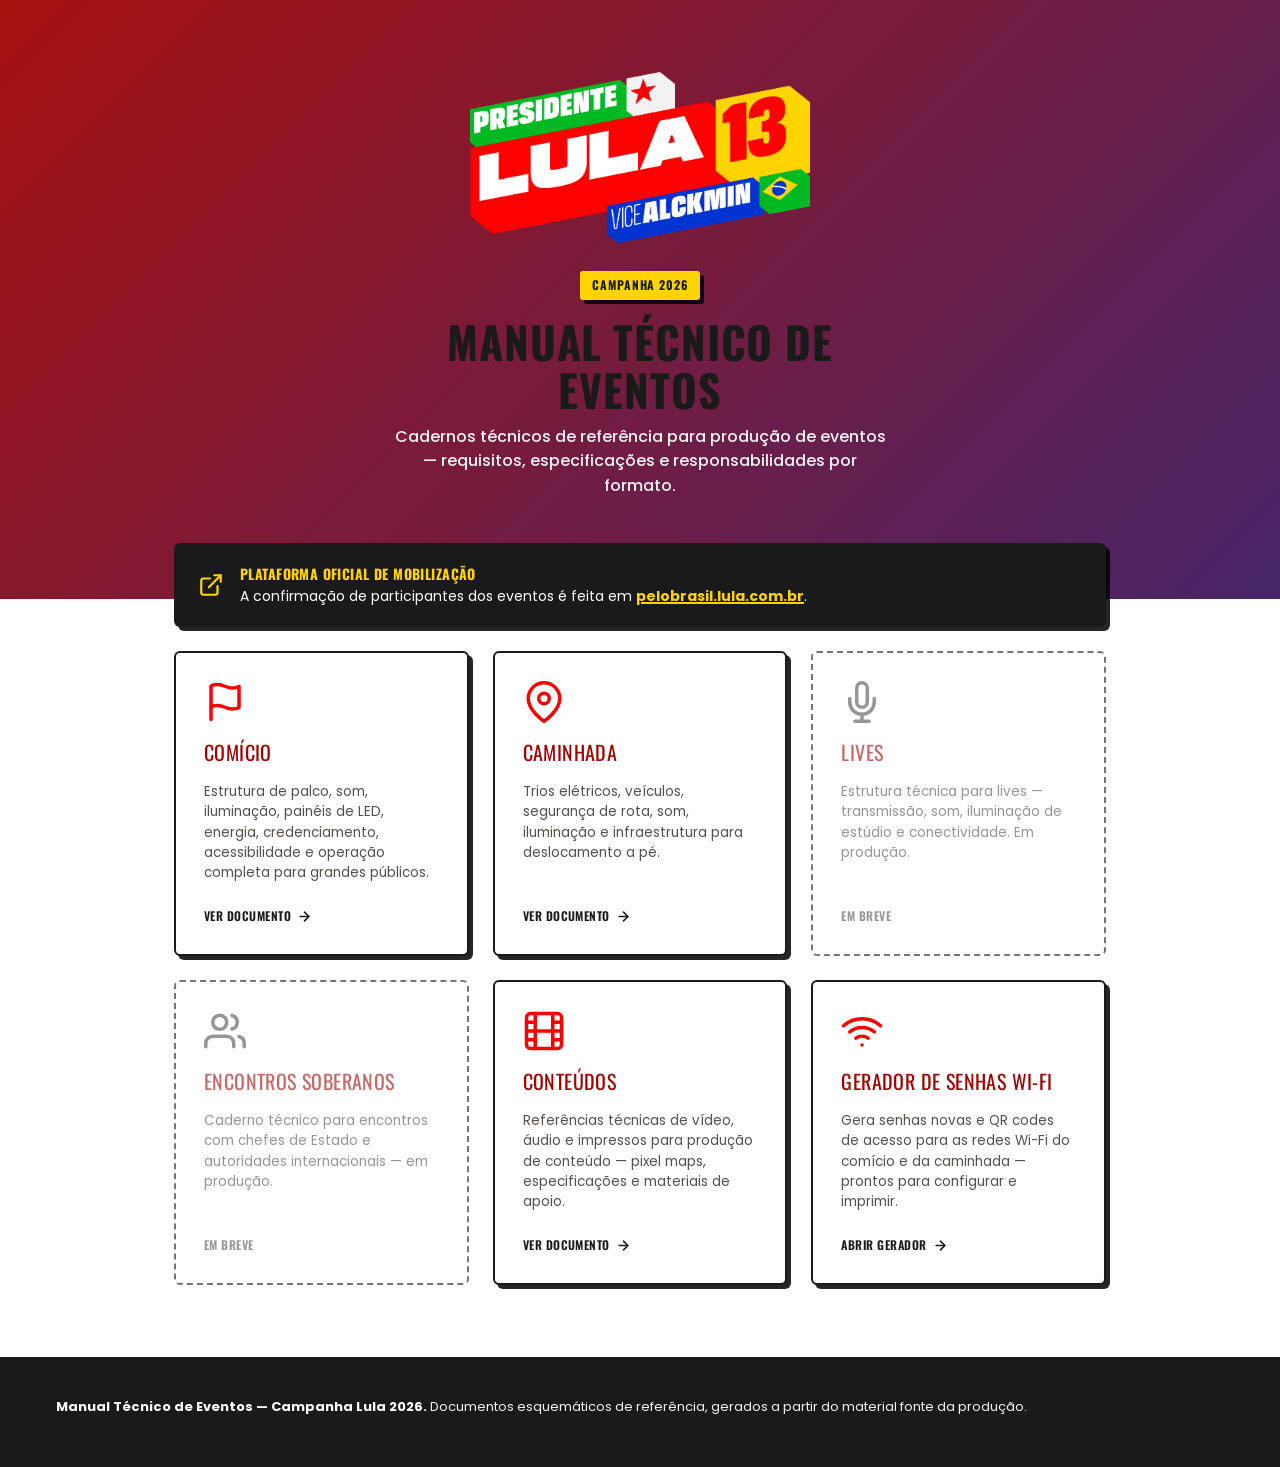
<file: index.html>
<!DOCTYPE html>
<html lang="pt-BR">
<head>
<meta charset="UTF-8">
<meta name="viewport" content="width=device-width, initial-scale=1.0">
<title>Manual Técnico — Campanha Lula 2026</title>
<meta name="description" content="Cadernos técnicos de turnê da Campanha Lula 2026 — selecione o formato de evento.">
<link rel="icon" type="image/svg+xml" href="assets/icons/favicon.svg">
<link rel="stylesheet" href="assets/css/main.css?v=20260904a">
<link rel="stylesheet" href="assets/css/components.css?v=20260904a">
<link rel="stylesheet" href="assets/css/print.css?v=20260904a" media="print">
</head>
<body>

<!-- Sprite de ícones (inline, reutilizados via <use>) -->
<svg style="display:none" aria-hidden="true">
  <symbol id="icon-flag" viewBox="0 0 24 24" fill="none" stroke="currentColor" stroke-width="2" stroke-linecap="round" stroke-linejoin="round"><path d="M4 15s1-1 4-1 5 2 8 2 4-1 4-1V3s-1 1-4 1-5-2-8-2-4 1-4 1z"/><line x1="4" y1="22" x2="4" y2="15"/></symbol>
  <symbol id="icon-route" viewBox="0 0 24 24" fill="none" stroke="currentColor" stroke-width="2" stroke-linecap="round" stroke-linejoin="round"><path d="M21 10c0 7-9 13-9 13s-9-6-9-13a9 9 0 0 1 18 0z"/><circle cx="12" cy="10" r="3"/></symbol>
  <symbol id="icon-mic" viewBox="0 0 24 24" fill="none" stroke="currentColor" stroke-width="2" stroke-linecap="round" stroke-linejoin="round"><path d="M12 1a3 3 0 0 0-3 3v8a3 3 0 0 0 6 0V4a3 3 0 0 0-3-3z"/><path d="M19 10v2a7 7 0 0 1-14 0v-2"/><line x1="12" y1="19" x2="12" y2="23"/><line x1="8" y1="23" x2="16" y2="23"/></symbol>
  <symbol id="icon-film" viewBox="0 0 24 24" fill="none" stroke="currentColor" stroke-width="2" stroke-linecap="round" stroke-linejoin="round"><rect x="2" y="2" width="20" height="20" rx="2.18" ry="2.18"/><line x1="7" y1="2" x2="7" y2="22"/><line x1="17" y1="2" x2="17" y2="22"/><line x1="2" y1="12" x2="22" y2="12"/><line x1="2" y1="7" x2="7" y2="7"/><line x1="2" y1="17" x2="7" y2="17"/><line x1="17" y1="17" x2="22" y2="17"/><line x1="17" y1="7" x2="22" y2="7"/></symbol>
  <symbol id="icon-arrow-right" viewBox="0 0 24 24" fill="none" stroke="currentColor" stroke-width="2.5" stroke-linecap="round" stroke-linejoin="round"><line x1="5" y1="12" x2="19" y2="12"/><polyline points="12 5 19 12 12 19"/></symbol>
  <symbol id="icon-users" viewBox="0 0 24 24" fill="none" stroke="currentColor" stroke-width="2" stroke-linecap="round" stroke-linejoin="round"><path d="M17 21v-2a4 4 0 0 0-4-4H5a4 4 0 0 0-4 4v2"/><circle cx="9" cy="7" r="4"/><path d="M23 21v-2a4 4 0 0 0-3-3.87"/><path d="M16 3.13a4 4 0 0 1 0 7.75"/></symbol>
  <symbol id="icon-wifi" viewBox="0 0 24 24" fill="none" stroke="currentColor" stroke-width="2" stroke-linecap="round" stroke-linejoin="round"><path d="M5 12.55a11 11 0 0 1 14.08 0"/><path d="M1.42 9a16 16 0 0 1 21.16 0"/><path d="M8.53 16.11a6 6 0 0 1 6.95 0"/><line x1="12" y1="20" x2="12.01" y2="20"/></symbol>
  <symbol id="icon-clipboard" viewBox="0 0 24 24" fill="none" stroke="currentColor" stroke-width="2" stroke-linecap="round" stroke-linejoin="round"><path d="M9 5H7a2 2 0 0 0-2 2v12a2 2 0 0 0 2 2h10a2 2 0 0 0 2-2V7a2 2 0 0 0-2-2h-2"/><rect x="9" y="3" width="6" height="4" rx="1"/><path d="m9 14 2 2 4-4"/></symbol>
  <symbol id="icon-external-link" viewBox="0 0 24 24" fill="none" stroke="currentColor" stroke-width="2" stroke-linecap="round" stroke-linejoin="round"><path d="M18 13v6a2 2 0 0 1-2 2H5a2 2 0 0 1-2-2V8a2 2 0 0 1 2-2h6"/><polyline points="15 3 21 3 21 9"/><line x1="10" y1="14" x2="21" y2="3"/></symbol>
</svg>

<div class="hub-page">

  <header class="hub-header">
    <img class="hub-header__logo" src="assets/img/logo/lula26-logo-oficial.png" alt="Presidente Lula 13 · Vice Alckmin">
    <span class="hub-header__eyebrow">Campanha 2026</span>
    <h1>Manual Técnico de Eventos</h1>
    <p>Cadernos técnicos de referência para produção de eventos — requisitos, especificações e responsabilidades por formato.</p>
  </header>

  <main class="hub-main">
    <a class="platform-highlight" href="https://pelobrasil.lula.com.br/" target="_blank" rel="noopener">
      <svg class="icon"><use href="#icon-external-link"/></svg>
      <span>
        <strong>Plataforma oficial de mobilização</strong>
        A confirmação de participantes dos eventos é feita em <u>pelobrasil.lula.com.br</u>.
      </span>
    </a>

    <div class="format-grid">

      <a class="format-card" href="comicio.html">
        <svg class="format-card__icon"><use href="#icon-flag"/></svg>
        <div class="format-card__title">Comício</div>
        <p class="format-card__desc">Estrutura de palco, som, iluminação, painéis de LED, energia, credenciamento, acessibilidade e operação completa para grandes públicos.</p>
        <span class="format-card__cta">Ver documento <svg class="icon"><use href="#icon-arrow-right"/></svg></span>
      </a>

      <a class="format-card" href="caminhada.html">
        <svg class="format-card__icon"><use href="#icon-route"/></svg>
        <div class="format-card__title">Caminhada</div>
        <p class="format-card__desc">Trios elétricos, veículos, segurança de rota, som, iluminação e infraestrutura para deslocamento a pé.</p>
        <span class="format-card__cta">Ver documento <svg class="icon"><use href="#icon-arrow-right"/></svg></span>
      </a>

      <div class="format-card format-card--soon">
        <svg class="format-card__icon"><use href="#icon-mic"/></svg>
        <div class="format-card__title">Lives</div>
        <p class="format-card__desc">Estrutura técnica para lives — transmissão, som, iluminação de estúdio e conectividade. Em produção.</p>
        <span class="format-card__cta">Em breve</span>
      </div>

      <div class="format-card format-card--soon">
        <svg class="format-card__icon"><use href="#icon-users"/></svg>
        <div class="format-card__title">Encontros Soberanos</div>
        <p class="format-card__desc">Caderno técnico para encontros com chefes de Estado e autoridades internacionais — em produção.</p>
        <span class="format-card__cta">Em breve</span>
      </div>

      <a class="format-card" href="conteudos.html">
        <svg class="format-card__icon"><use href="#icon-film"/></svg>
        <div class="format-card__title">Conteúdos</div>
        <p class="format-card__desc">Referências técnicas de vídeo, áudio e impressos para produção de conteúdo — pixel maps, especificações e materiais de apoio.</p>
        <span class="format-card__cta">Ver documento <svg class="icon"><use href="#icon-arrow-right"/></svg></span>
      </a>

      <a class="format-card" href="wifi.html">
        <svg class="format-card__icon"><use href="#icon-wifi"/></svg>
        <div class="format-card__title">Gerador de Senhas Wi-Fi</div>
        <p class="format-card__desc">Gera senhas novas e QR codes de acesso para as redes Wi-Fi do comício e da caminhada — prontos para configurar e imprimir.</p>
        <span class="format-card__cta">Abrir gerador <svg class="icon"><use href="#icon-arrow-right"/></svg></span>
      </a>

    </div>
  </main>

  <footer class="doc-footer">
    <p><strong>Manual Técnico de Eventos — Campanha Lula 2026.</strong> Documentos esquemáticos de referência, gerados a partir do material fonte da produção.</p>
  </footer>

</div>

</body>
</html>
</file>
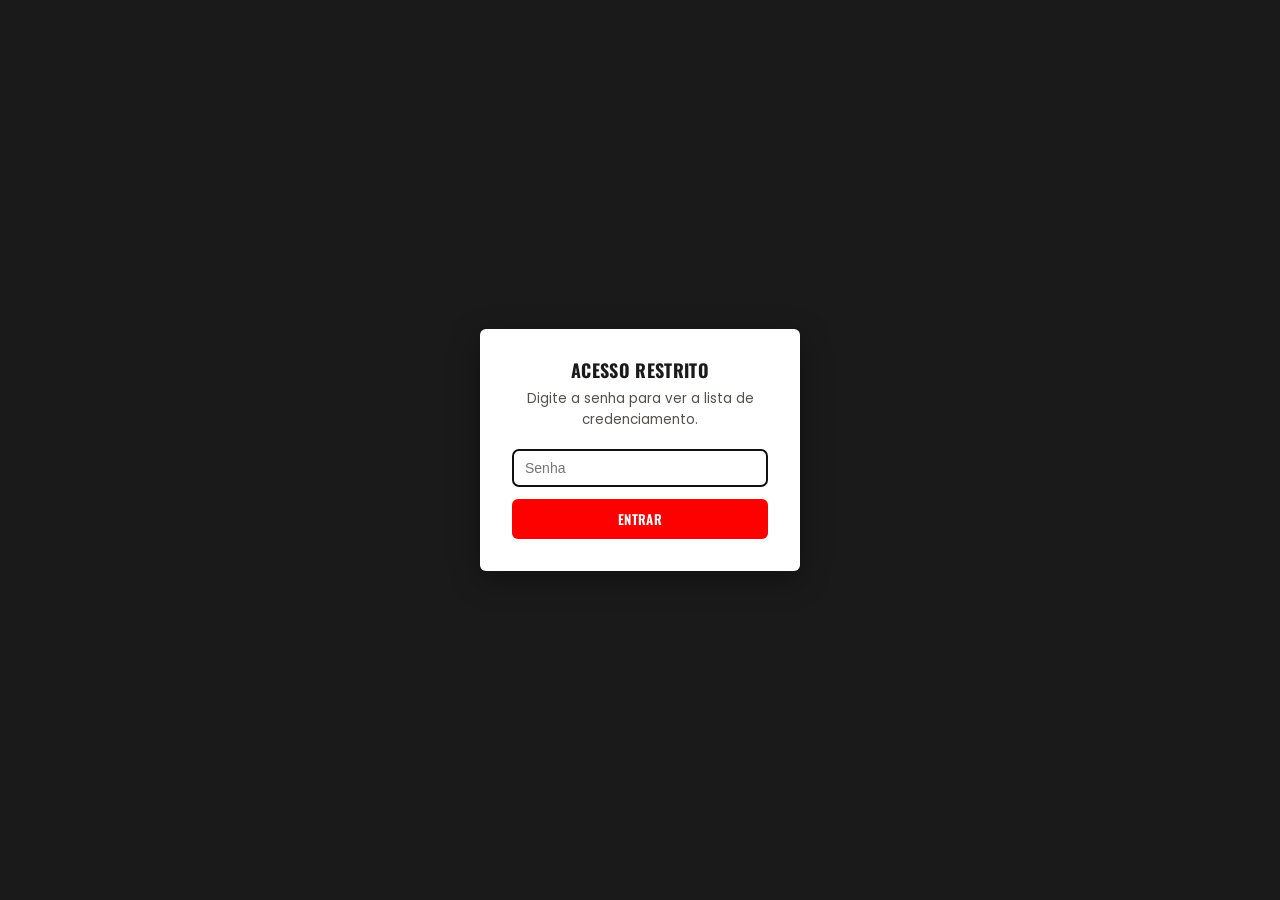
<file: verificacao-crachas.html>
<!DOCTYPE html>
<html lang="pt-BR">
<head>
<meta charset="UTF-8">
<meta name="viewport" content="width=device-width, initial-scale=1.0">
<title>Verificação de Crachás — Campanha Lula 2026</title>
<meta name="description" content="Lista de credenciamento da equipe para conferência de crachás no acesso — Campanha Lula 2026.">
<link rel="icon" type="image/svg+xml" href="assets/icons/favicon.svg">
<link rel="stylesheet" href="assets/css/main.css?v=20260904a">
<link rel="stylesheet" href="assets/css/components.css?v=20260904a">
<link rel="stylesheet" href="assets/css/print.css?v=20260904a" media="print">
<style>
  .access-gate[hidden] {
    display: none;
  }
  .access-gate {
    position: fixed;
    inset: 0;
    z-index: 999;
    display: flex;
    align-items: center;
    justify-content: center;
    background: var(--color-text, #1a1a1a);
    padding: 24px;
  }
  .access-gate__box {
    background: var(--white, #fff);
    border-radius: var(--radius, 6px);
    padding: 32px;
    max-width: 320px;
    width: 100%;
    text-align: center;
    box-shadow: 0 8px 30px rgba(0,0,0,0.35);
  }
  .access-gate__box h2 {
    margin: 0 0 8px;
    font-family: var(--font-display, inherit);
    font-size: 18px;
  }
  .access-gate__box p {
    margin: 0 0 18px;
    font-size: 13.5px;
    color: var(--color-text-muted, #55504c);
  }
  .access-gate__box input {
    width: 100%;
    padding: 10px 12px;
    margin-bottom: 12px;
    border: 1px solid var(--color-border, #e2ddd6);
    border-radius: var(--radius, 6px);
    font-size: 14px;
  }
  .access-gate__box button {
    width: 100%;
    padding: 10px 12px;
    border: none;
    border-radius: var(--radius, 6px);
    background: var(--color-accent, #fd0000);
    color: #fff;
    font-family: var(--font-display, inherit);
    font-weight: 600;
    letter-spacing: 0.03em;
    text-transform: uppercase;
    cursor: pointer;
  }
  .access-gate__error {
    margin: 10px 0 0;
    color: var(--color-accent, #fd0000);
    font-size: 13px;
  }
  body.wifi-page.is-locked > *:not(.access-gate) {
    display: none;
  }
</style>
</head>
<body class="wifi-page is-locked">

<div class="access-gate" id="access-gate">
  <form class="access-gate__box" id="access-gate-form">
    <h2>Acesso restrito</h2>
    <p>Digite a senha para ver a lista de credenciamento.</p>
    <input type="password" id="access-gate-input" autocomplete="off" placeholder="Senha" autofocus>
    <button type="submit">Entrar</button>
    <p class="access-gate__error" id="access-gate-error" hidden>Senha incorreta.</p>
  </form>
</div>
<script src="assets/js/crachas-auth.js"></script>

<header class="wifi-header">
  <div class="wifi-header__inner">
    <a class="wifi-header__back" href="index.html">← Manual Técnico</a>
    <h1>Verificação de Crachás</h1>
    <p>Lista de credenciamento da equipe para conferência de crachás no acesso. Busque por nome ou equipe para localizar rapidamente um credenciado.</p>
  </div>
</header>

<main class="wifi-main">

  <div class="wifi-toolbar">
    <div class="wifi-seed-field">
      <label for="crachas-search">Buscar</label>
      <input type="text" id="crachas-search" autocomplete="off" spellcheck="false" placeholder="nome ou equipe">
      <span class="wifi-toolbar__note" id="crachas-count"></span>
    </div>
  </div>

  <div class="wifi-confidential">
    <span><strong>Lista placeholder</strong> — nomes em lorem ipsum, para teste de layout. Substituir pela lista oficial de credenciados antes do evento.</span>
  </div>

  <div class="table-wrap">
    <table class="data-table">
      <thead>
        <tr><th>Crachá</th><th>Nome</th><th>Equipe</th><th>Função</th><th>Status</th></tr>
      </thead>
      <tbody id="crachas-tbody"></tbody>
    </table>
  </div>

  <p class="wifi-footnote">
    Lista de exemplo com 100 registros gerados a partir de texto lorem ipsum, apenas para validar o layout de busca e conferência. Não representa a equipe real do evento.
  </p>

</main>

<script src="assets/js/crachas-list.js"></script>
</body>
</html>
</file>
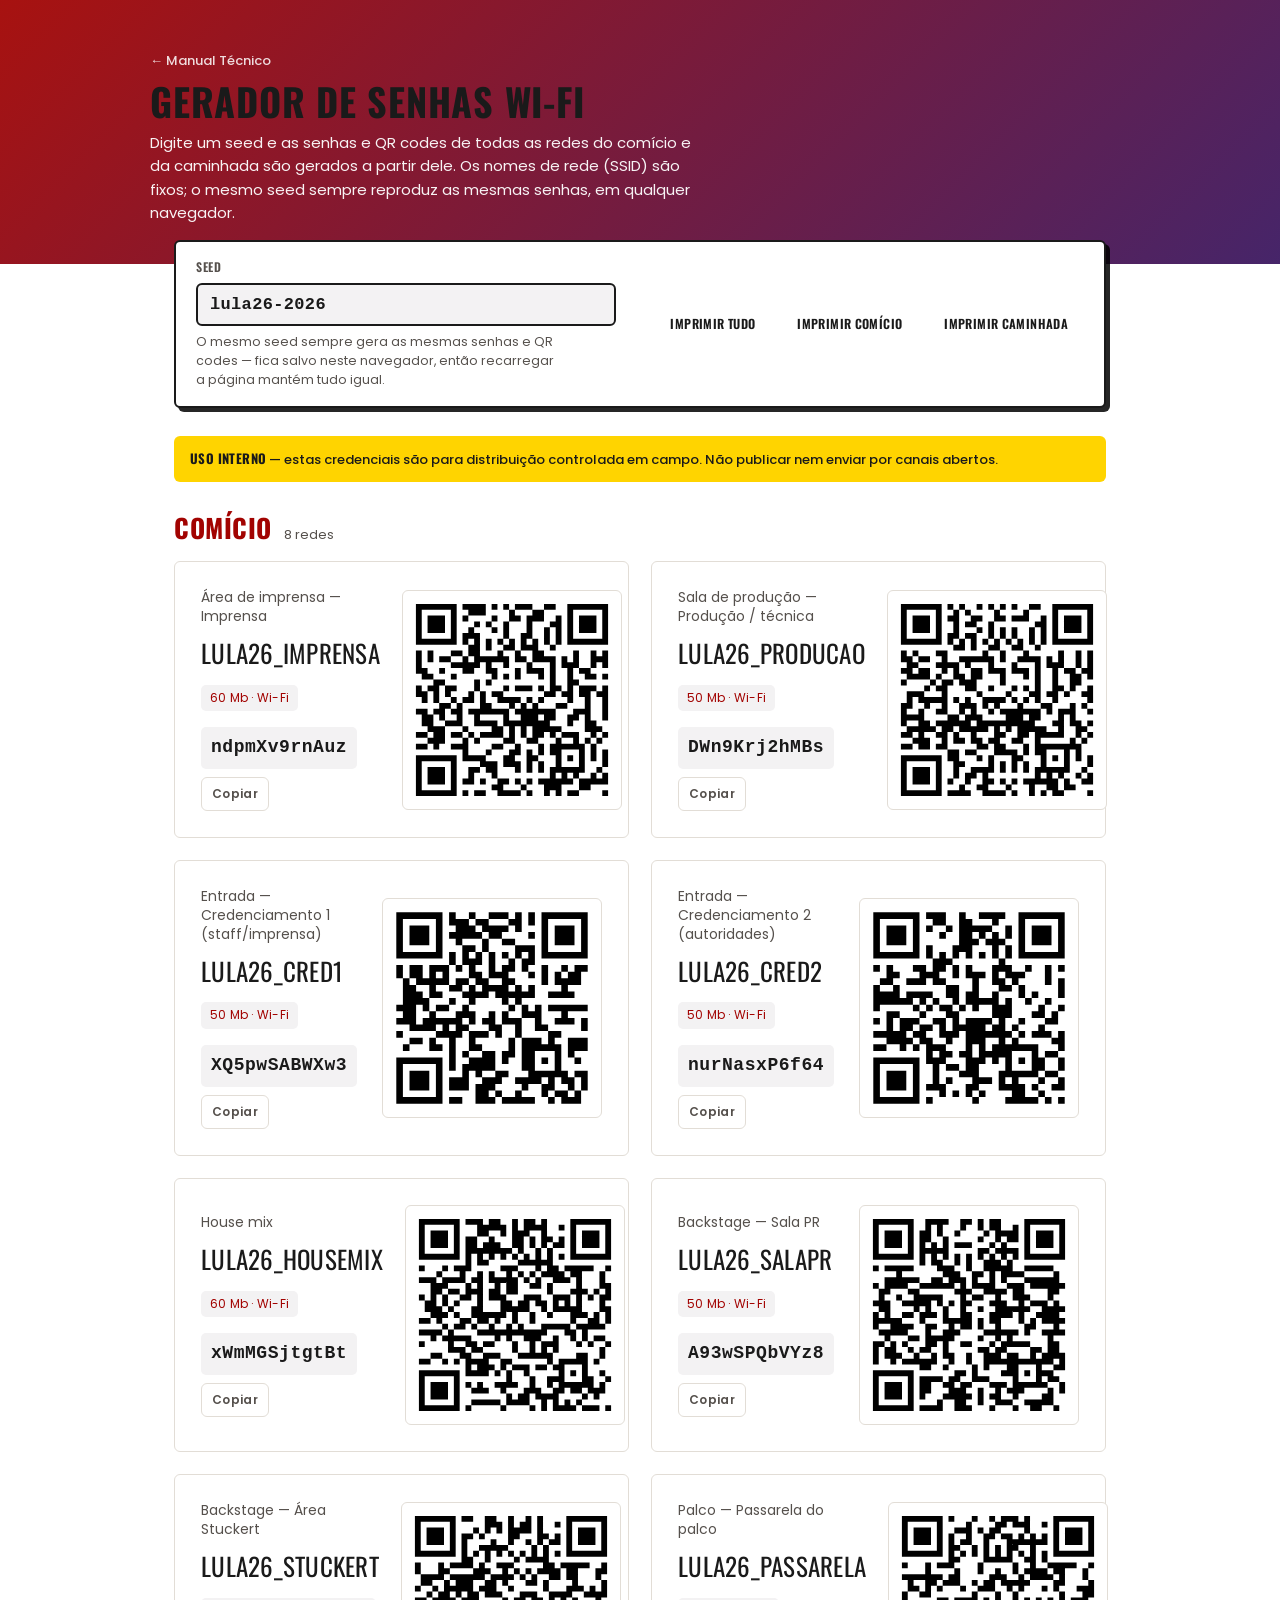
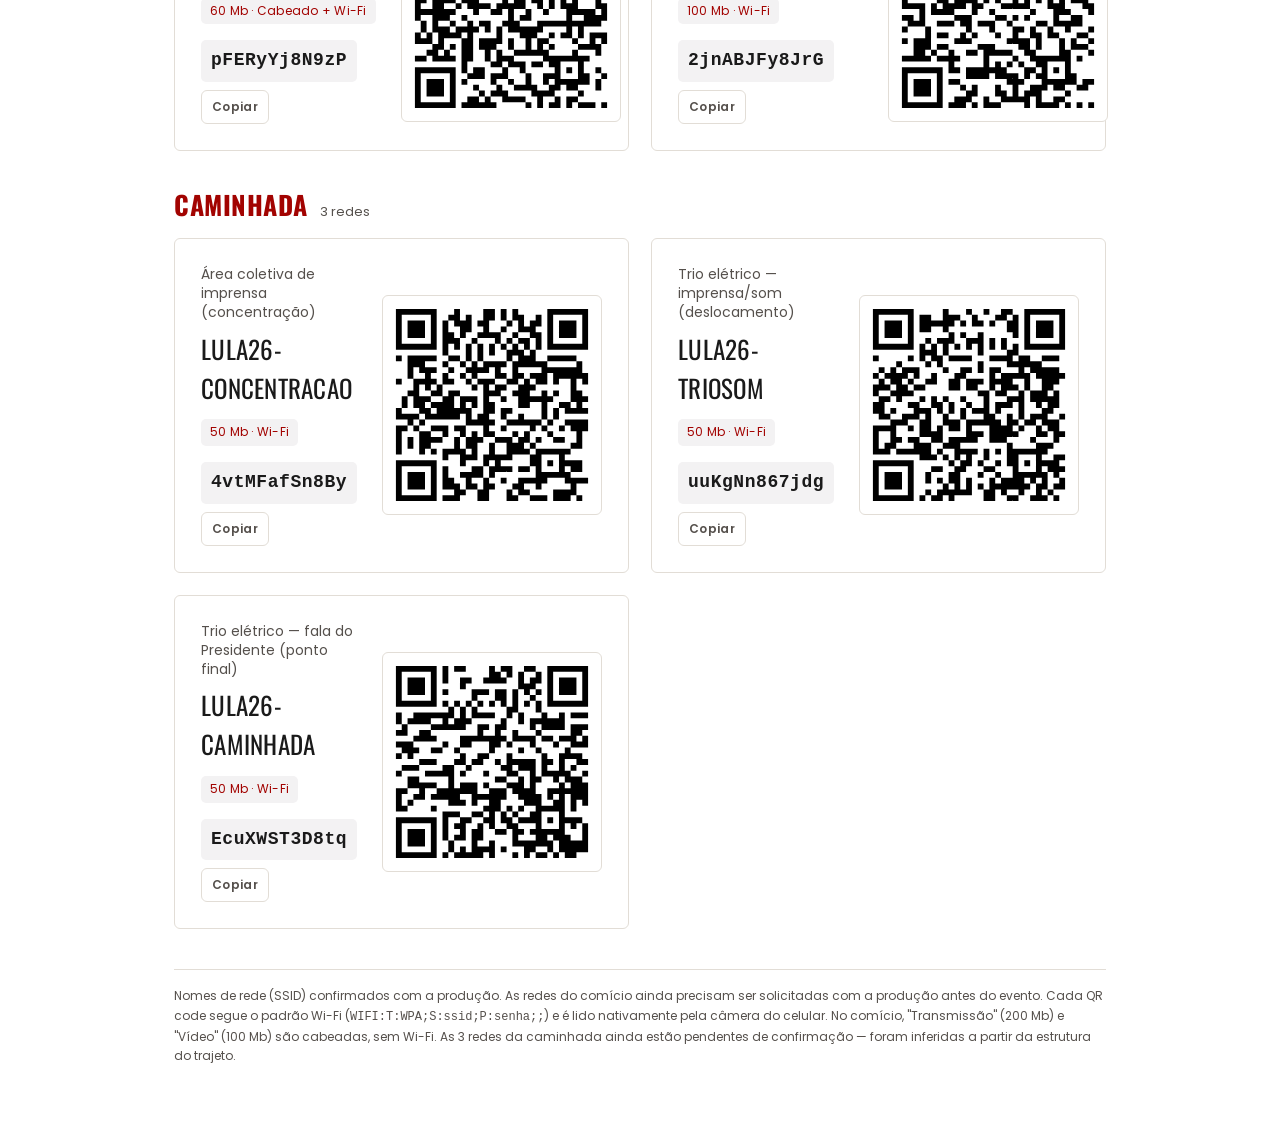
<file: wifi.html>
<!DOCTYPE html>
<html lang="pt-BR">
<head>
<meta charset="UTF-8">
<meta name="viewport" content="width=device-width, initial-scale=1.0">
<title>Gerador de Senhas Wi-Fi — Campanha Lula 2026</title>
<meta name="description" content="Gera senhas novas e QR codes de acesso para as redes Wi-Fi do comício e da caminhada — Campanha Lula 2026.">
<link rel="icon" type="image/svg+xml" href="assets/icons/favicon.svg">
<link rel="stylesheet" href="assets/css/main.css?v=20260904a">
<link rel="stylesheet" href="assets/css/components.css?v=20260904a">
<link rel="stylesheet" href="assets/css/print.css?v=20260904a" media="print">
</head>
<body class="wifi-page">

<header class="wifi-header">
  <div class="wifi-header__inner">
    <a class="wifi-header__back" href="index.html">← Manual Técnico</a>
    <h1>Gerador de Senhas Wi-Fi</h1>
    <p>Digite um seed e as senhas e QR codes de todas as redes do comício e da caminhada são gerados a partir dele. Os nomes de rede (SSID) são fixos; o mesmo seed sempre reproduz as mesmas senhas, em qualquer navegador.</p>
  </div>
</header>

<main class="wifi-main">

  <div class="wifi-toolbar">
    <div class="wifi-seed-field">
      <label for="wifi-seed">Seed</label>
      <input type="text" id="wifi-seed" autocomplete="off" spellcheck="false" placeholder="digite um seed">
      <span class="wifi-toolbar__note">O mesmo seed sempre gera as mesmas senhas e QR codes — fica salvo neste navegador, então recarregar a página mantém tudo igual.</span>
    </div>
    <div class="wifi-toolbar__actions">
      <button class="wifi-btn wifi-btn--secondary" data-print-btn type="button">Imprimir tudo</button>
      <button class="wifi-btn wifi-btn--secondary" data-print-btn="comicio" type="button">Imprimir Comício</button>
      <button class="wifi-btn wifi-btn--secondary" data-print-btn="caminhada" type="button">Imprimir Caminhada</button>
    </div>
  </div>

  <div class="wifi-confidential">
    <span><strong>Uso interno</strong> — estas credenciais são para distribuição controlada em campo. Não publicar nem enviar por canais abertos.</span>
  </div>

  <div id="wifi-events"></div>

  <p class="wifi-footnote">
    Nomes de rede (SSID) confirmados com a produção. As redes do comício ainda precisam ser solicitadas com a produção antes do evento. Cada QR code segue o padrão Wi-Fi (<code>WIFI:T:WPA;S:ssid;P:senha;;</code>) e é lido nativamente pela câmera do celular. No comício, "Transmissão" (200 Mb) e "Vídeo" (100 Mb) são cabeadas, sem Wi-Fi. As 3 redes da caminhada ainda estão pendentes de confirmação — foram inferidas a partir da estrutura do trajeto.
  </p>

</main>

<script src="assets/js/qrcode.js"></script>
<script src="assets/js/wifi-generator.js"></script>
</body>
</html>
</file>
<file: assets/css/main.css>
/* ==========================================================================
   Caderno Técnico — Campanha Lula 2026 — Formato Comício
   main.css — tokens de marca, reset e layout base
   ========================================================================== */

@import url('https://fonts.googleapis.com/css2?family=Oswald:wght@500;600;700&family=Poppins:ital,wght@0,400;0,500;0,600;0,700;1,500&display=swap');

:root {
  /* Paleta oficial — fonte/identidade-visual/guia-simplificado-design.md */
  --red-dark: #a20301;
  --red: #fd0000;
  --yellow: #ffd400;
  --green: #00b923;
  --green-dark: #006820;
  --blue: #0034d2;
  --off-white: #f3f2f3;
  --white: #ffffff;
  --cream: #f6efe7;
  --purple-dark: #320d59;
  --purple: #a237fb;

  /* Tokens semânticos */
  --color-bg: var(--white);
  --color-surface: var(--off-white);
  --color-surface-alt: var(--cream);
  --color-text: #1a1a1a;
  --color-text-muted: #55504c;
  --color-border: #e2ddd6;
  --color-accent: var(--red);
  --color-accent-dark: var(--red-dark);
  --color-highlight: var(--yellow);

  /* Tipografia — substitutas web de Transducer/Gotham (Adobe Fonts, não licenciadas para web) */
  --font-display: 'Oswald', 'Arial Narrow', sans-serif;
  --font-body: 'Poppins', 'Segoe UI', sans-serif;

  --sidebar-width: 300px;
  --header-height: 64px;
  --radius: 6px;
  --shadow-box: 4px 4px 0 rgba(0, 0, 0, 0.85);
  --shadow-card: 0 1px 3px rgba(0, 0, 0, 0.08), 0 1px 2px rgba(0, 0, 0, 0.06);
  --content-max: 980px;
}

*,
*::before,
*::after {
  box-sizing: border-box;
}

html {
  scroll-behavior: smooth;
  scroll-padding-top: calc(var(--header-height) + 16px);
}

body {
  margin: 0;
  font-family: var(--font-body);
  color: var(--color-text);
  background: var(--color-bg);
  font-size: 15px;
  line-height: 1.55;
  -webkit-font-smoothing: antialiased;
}

h1, h2, h3, h4 {
  font-family: var(--font-display);
  text-transform: uppercase;
  letter-spacing: 0.02em;
  line-height: 1.1;
  margin: 0;
  color: var(--color-text);
}

p {
  margin: 0 0 0.75em;
}

ul, ol {
  margin: 0;
  padding: 0;
}

a {
  color: var(--color-accent-dark);
}

img {
  max-width: 100%;
  display: block;
}

button {
  font-family: inherit;
}

.visually-hidden {
  position: absolute;
  width: 1px;
  height: 1px;
  overflow: hidden;
  clip: rect(0 0 0 0);
  white-space: nowrap;
}

/* ==========================================================================
   Layout — sidebar fixa + conteúdo
   ========================================================================== */

.app-shell {
  display: grid;
  grid-template-columns: var(--sidebar-width) 1fr;
  min-height: 100vh;
}

.sidebar {
  position: sticky;
  top: 0;
  height: 100vh;
  overflow-y: auto;
  min-width: 0;
  background: var(--white);
  border-right: 3px solid var(--color-text);
  padding: 24px 0 40px;
}

.sidebar__brand {
  padding: 14px 20px 20px;
  border-bottom: 2px solid var(--color-border);
  margin-bottom: 16px;
}

.sidebar__back {
  display: inline-block;
  margin-bottom: 10px;
  font-family: var(--font-display);
  font-size: 11px;
  font-weight: 600;
  letter-spacing: 0.04em;
  text-transform: uppercase;
  color: var(--color-text-muted);
  text-decoration: none;
}

.sidebar__back:hover {
  color: var(--color-accent-dark);
}

.sidebar__logo {
  width: 100%;
  height: auto;
}

.sidebar__meta {
  font-family: var(--font-display);
  font-size: 12px;
  letter-spacing: 0.08em;
  color: var(--color-accent-dark);
  margin-top: 10px;
  font-weight: 600;
}

.sidebar__nav {
  padding: 0 12px;
}

.nav-group {
  list-style: none;
  margin: 0 0 4px;
}

.nav-group__link {
  display: flex;
  align-items: center;
  gap: 10px;
  padding: 10px 12px;
  border-radius: var(--radius);
  font-family: var(--font-display);
  font-size: 13px;
  font-weight: 600;
  letter-spacing: 0.03em;
  text-transform: uppercase;
  text-decoration: none;
  color: var(--color-text);
  transition: background 0.15s ease, color 0.15s ease;
}

.nav-group__link .icon {
  flex: none;
  width: 18px;
  height: 18px;
  stroke: currentColor;
}

.nav-group__num {
  color: var(--color-accent-dark);
  opacity: 0.75;
}

.nav-group__link.is-active .nav-group__num {
  color: var(--white);
  opacity: 0.85;
}

.nav-group__link:hover {
  background: var(--color-surface);
}

.nav-group__link.is-active {
  background: var(--color-accent);
  color: var(--white);
}

.nav-group__link[aria-expanded] {
  cursor: pointer;
}

.nav-group__link[aria-expanded]::after {
  content: '';
  flex: none;
  width: 7px;
  height: 7px;
  margin-left: auto;
  border-right: 2px solid currentColor;
  border-bottom: 2px solid currentColor;
  opacity: 0.55;
  transform: rotate(45deg);
  transition: transform 0.2s ease;
}

.nav-group__link[aria-expanded="false"]::after {
  transform: rotate(-45deg);
}

.nav-sub {
  list-style: none;
  margin: 2px 0 10px;
  padding-left: 40px;
  border-left: 2px solid var(--color-border);
  margin-left: 20px;
  overflow: hidden;
  max-height: 600px;
  opacity: 1;
  transition: max-height 0.25s ease, opacity 0.2s ease, margin 0.25s ease;
}

li.is-collapsed > .nav-sub {
  max-height: 0;
  margin-top: 0;
  margin-bottom: 0;
  opacity: 0;
}

.nav-sub__link {
  display: flex;
  align-items: baseline;
  gap: 6px;
  padding: 5px 10px;
  font-size: 12.5px;
  color: var(--color-text-muted);
  text-decoration: none;
  border-radius: 4px;
}

.nav-sub__num {
  flex-shrink: 0;
  width: 24px;
  font-family: var(--font-display);
  font-size: 10.5px;
  font-weight: 600;
  color: var(--color-text-muted);
  opacity: 0.65;
}

.nav-sub__link:hover {
  color: var(--color-accent-dark);
}

.nav-sub__link.is-active {
  color: var(--color-accent-dark);
  font-weight: 600;
}

.sidebar__footer {
  padding: 16px 20px 0;
  margin-top: 8px;
}

.btn-export {
  display: flex;
  align-items: center;
  justify-content: center;
  gap: 8px;
  width: 100%;
  padding: 12px 16px;
  background: var(--color-text);
  color: var(--white);
  border: none;
  border-radius: var(--radius);
  font-family: var(--font-display);
  font-size: 13px;
  font-weight: 600;
  letter-spacing: 0.04em;
  text-transform: uppercase;
  cursor: pointer;
  transition: background 0.15s ease;
}

.btn-export:hover {
  background: var(--color-accent-dark);
}

.btn-export .icon {
  width: 16px;
  height: 16px;
  stroke: currentColor;
}

/* ==========================================================================
   Conteúdo principal
   ========================================================================== */

.content {
  min-width: 0;
}

.hero {
  position: relative;
  background: var(--color-accent-dark);
  background-image:
    linear-gradient(135deg, rgba(162,3,1,0.92), rgba(50,13,89,0.88)),
    var(--hero-image, none);
  background-size: cover;
  background-position: center;
  color: var(--white);
  padding: 64px 56px;
  overflow: hidden;
}

.hero__eyebrow {
  display: inline-block;
  background: var(--yellow);
  color: var(--color-text);
  font-family: var(--font-display);
  font-size: 12px;
  font-weight: 700;
  letter-spacing: 0.08em;
  text-transform: uppercase;
  padding: 5px 12px;
  border-radius: 3px;
  box-shadow: var(--shadow-box);
  margin-bottom: 18px;
}

.hero h1 {
  font-size: clamp(32px, 4vw, 52px);
  max-width: 16ch;
  margin-bottom: 10px;
}

.hero__subtitle {
  font-family: var(--font-body);
  font-size: 17px;
  font-weight: 500;
  max-width: 60ch;
  opacity: 0.95;
  text-transform: none;
  letter-spacing: normal;
}

.hero__stats {
  display: grid;
  grid-template-columns: repeat(auto-fit, minmax(150px, 1fr));
  gap: 14px;
  margin-top: 36px;
  max-width: 900px;
}

.section {
  padding: 56px;
  max-width: var(--content-max);
  margin: 0 auto;
  border-bottom: 1px solid var(--color-border);
  scroll-margin-top: calc(var(--header-height) + 8px);
}

.section:last-of-type {
  border-bottom: none;
}

.section__eyebrow {
  font-family: var(--font-display);
  font-size: 12px;
  font-weight: 700;
  letter-spacing: 0.1em;
  color: var(--color-accent);
}

.section__title {
  display: flex;
  align-items: center;
  gap: 14px;
  font-size: clamp(26px, 3vw, 36px);
  margin: 6px 0 8px;
}

.section__title .icon {
  width: 34px;
  height: 34px;
  stroke: var(--color-accent-dark);
  flex: none;
}

.section__lede {
  font-family: var(--font-body);
  font-size: 15px;
  color: var(--color-text-muted);
  max-width: 70ch;
  text-transform: none;
  letter-spacing: normal;
  margin-bottom: 32px;
}

.subsection {
  margin-top: 40px;
  scroll-margin-top: calc(var(--header-height) + 8px);
}

.subsection__title {
  display: flex;
  align-items: baseline;
  gap: 10px;
  font-size: 18px;
  color: var(--color-accent-dark);
  border-bottom: 3px solid var(--color-text);
  padding-bottom: 8px;
  margin-bottom: 18px;
}

.subsection__title .num {
  font-family: var(--font-display);
  color: var(--color-accent);
}

.subsection__subtitle {
  font-family: var(--font-display);
  font-size: 14px;
  font-weight: 600;
  letter-spacing: 0.03em;
  text-transform: uppercase;
  color: var(--color-accent-dark);
  border-bottom: 1px dashed var(--color-border);
  padding-bottom: 6px;
  margin: 28px 0 14px;
  scroll-margin-top: calc(var(--header-height) + 8px);
}

@media (max-width: 960px) {
  .app-shell {
    grid-template-columns: 1fr;
  }

  .sidebar {
    position: relative;
    height: auto;
    border-right: none;
    border-bottom: 3px solid var(--color-text);
  }

  .section, .hero {
    padding: 40px 24px;
  }
}
</file>
<file: assets/css/components.css>
/* ==========================================================================
   components.css — cards, tabelas, timeline, checklist, chips
   ========================================================================== */

/* ---- Stat chip (números em destaque, estilo "caixa deslocada" do logo) ---- */

.stat-chip {
  background: rgba(255, 255, 255, 0.1);
  border: 2px solid rgba(255, 255, 255, 0.35);
  border-radius: var(--radius);
  padding: 12px 16px;
}

.stat-chip__value {
  display: block;
  font-family: var(--font-display);
  font-size: 26px;
  font-weight: 700;
  color: var(--yellow);
  line-height: 1;
  margin-bottom: 4px;
}

.stat-chip__label {
  font-size: 12.5px;
  opacity: 0.9;
}

/* Variante clara, usada dentro do conteúdo (fora do hero) */

.stat-grid {
  display: grid;
  grid-template-columns: repeat(auto-fit, minmax(140px, 1fr));
  gap: 12px;
  margin: 20px 0 8px;
}

.stat-card {
  background: var(--color-surface);
  border-left: 4px solid var(--color-accent);
  border-radius: var(--radius);
  padding: 12px 14px;
}

.stat-card__value {
  display: block;
  font-family: var(--font-display);
  font-size: 22px;
  font-weight: 700;
  color: var(--color-accent-dark);
  line-height: 1.1;
}

.stat-card__label {
  font-size: 12.5px;
  color: var(--color-text-muted);
}

/* ---- Spec card / grid ---- */

.spec-grid {
  display: grid;
  grid-template-columns: repeat(auto-fit, minmax(260px, 1fr));
  gap: 16px;
}

.spec-grid--wide {
  grid-template-columns: repeat(auto-fit, minmax(320px, 1fr));
}

.spec-card {
  background: var(--white);
  border: 1px solid var(--color-border);
  border-radius: var(--radius);
  box-shadow: var(--shadow-card);
  padding: 18px 20px;
}

.spec-card__title {
  display: flex;
  align-items: baseline;
  justify-content: space-between;
  gap: 8px;
  font-family: var(--font-display);
  font-size: 14px;
  font-weight: 600;
  letter-spacing: 0.03em;
  text-transform: uppercase;
  color: var(--color-accent-dark);
  margin-bottom: 10px;
  padding-bottom: 8px;
  border-bottom: 2px solid var(--color-surface);
}

.spec-card__meta {
  font-family: var(--font-body);
  font-weight: 600;
  font-size: 12px;
  letter-spacing: normal;
  text-transform: none;
  color: var(--color-text-muted);
  white-space: nowrap;
}

.spec-card__download {
  display: flex;
  align-items: center;
  justify-content: center;
  gap: 6px;
  margin-top: 12px;
  padding: 8px 12px;
  background: var(--color-text);
  color: var(--white);
  border-radius: var(--radius);
  font-family: var(--font-display);
  font-size: 12px;
  font-weight: 600;
  letter-spacing: 0.03em;
  text-transform: uppercase;
  text-decoration: none;
  transition: background 0.15s ease;
}

.spec-card__download:hover {
  background: var(--color-accent-dark);
}

.spec-card__download .icon {
  width: 14px;
  height: 14px;
}

.spec-card ul {
  list-style: none;
  display: grid;
  gap: 6px;
}

.spec-card li {
  position: relative;
  padding-left: 16px;
  font-size: 13.5px;
  color: var(--color-text);
}

.spec-card li::before {
  content: '';
  position: absolute;
  left: 0;
  top: 7px;
  width: 6px;
  height: 6px;
  background: var(--color-accent);
}

.spec-card li strong {
  color: var(--color-text);
}

.spec-card li ul {
  list-style: none;
  display: grid;
  gap: 3px;
  margin-top: 5px;
  padding-left: 4px;
}

.spec-card li ul li {
  font-size: 12px;
  color: var(--color-text-muted);
}

.spec-card li ul li::before {
  background: var(--color-text-muted);
  width: 4px;
  height: 4px;
  top: 6px;
}

.spec-card p.spec-card__note {
  font-size: 13px;
  color: var(--color-text-muted);
  margin: 6px 0 0;
}

/* Variante: card com imagem no topo (thumb) e specs embaixo */

.spec-card--media {
  padding: 0;
  overflow: hidden;
}

.spec-card--media .spec-card__image {
  aspect-ratio: 16 / 10;
  border-radius: 0;
  box-shadow: none;
  margin: 0;
}

.spec-card--media .spec-card__image--square {
  aspect-ratio: 1 / 1;
}

.spec-card--media .spec-card__image--portrait {
  aspect-ratio: 9 / 16;
}

.spec-card--media .spec-card__body {
  padding: 16px 20px 18px;
}

.img-disclaimer {
  margin: 0;
  font-size: 10.5px;
  color: var(--color-text-muted);
  font-style: italic;
  text-align: right;
}

.spec-card--media > .img-disclaimer {
  padding: 6px 14px;
}

/* ---- Bloco de proibição / atenção ---- */

.callout {
  display: flex;
  gap: 10px;
  align-items: flex-start;
  background: #fff4e6;
  border: 1px solid #f2c78a;
  border-left: 4px solid var(--yellow);
  border-radius: var(--radius);
  padding: 12px 16px;
  font-size: 13.5px;
  margin-top: 16px;
}

.callout--danger {
  background: #fdeceb;
  border-color: #f0b3ae;
  border-left-color: var(--color-accent);
}

.callout--pending {
  background: var(--color-surface);
  border-color: var(--color-border);
  border-left-color: var(--color-text-muted);
  border-left-style: dashed;
  color: var(--color-text-muted);
}

.pending,
.spec-card .pending,
.spec-card li.pending,
td.pending {
  color: var(--color-text-muted);
  font-style: italic;
  font-weight: 400;
}

.spec-card ul.pending li {
  color: var(--color-text-muted);
  font-style: italic;
}

.callout .icon {
  width: 18px;
  height: 18px;
  flex: none;
  margin-top: 1px;
  stroke: var(--color-text);
}

/* ---- Tabela de dados ---- */

.table-wrap {
  overflow-x: auto;
  border: 1px solid var(--color-border);
  border-radius: var(--radius);
}

table.data-table {
  width: 100%;
  border-collapse: collapse;
  font-size: 13.5px;
  min-width: 480px;
}

.data-table thead th {
  background: var(--color-text);
  color: var(--white);
  font-family: var(--font-display);
  font-size: 12px;
  letter-spacing: 0.04em;
  text-transform: uppercase;
  text-align: left;
  padding: 10px 14px;
}

.data-table tbody td {
  padding: 9px 14px;
  border-bottom: 1px solid #c9c2b8;
  vertical-align: middle;
}

.data-table tbody td:nth-child(2),
.data-table tbody td:nth-child(3) {
  white-space: nowrap;
}

.data-table tbody tr:nth-child(even) {
  background: var(--color-surface);
}

.data-table tbody tr.group-start td {
  border-top: 3px solid var(--color-accent);
}

.data-table tbody tr:last-child td {
  border-bottom: none;
}

/* ---- Timeline (cronograma) ---- */

.timeline {
  list-style: none;
  display: grid;
  gap: 0;
  border-left: 3px solid var(--color-accent);
  margin-left: 8px;
}

.timeline__item {
  position: relative;
  padding: 4px 0 26px 28px;
}

.timeline__item::before {
  content: '';
  position: absolute;
  left: -9px;
  top: 6px;
  width: 14px;
  height: 14px;
  background: var(--yellow);
  border: 2px solid var(--color-text);
  border-radius: 50%;
}

.timeline__phase {
  font-family: var(--font-display);
  font-size: 15px;
  font-weight: 600;
  color: var(--color-accent-dark);
  text-transform: uppercase;
  letter-spacing: 0.02em;
  margin-bottom: 6px;
}

.timeline__item ul {
  list-style: none;
  display: grid;
  gap: 4px;
}

.timeline__item li {
  font-size: 13.5px;
  position: relative;
  padding-left: 14px;
}

.timeline__item li::before {
  content: '–';
  position: absolute;
  left: 0;
  color: var(--color-text-muted);
}

/* ---- Checklist numerada (vistoria / entrega) ---- */

.checklist {
  list-style: none;
  display: grid;
  gap: 10px;
}

.checklist__item {
  display: flex;
  align-items: flex-start;
  gap: 12px;
  background: var(--color-surface);
  border-radius: var(--radius);
  padding: 10px 14px;
}

.checklist__index {
  flex: none;
  width: 24px;
  height: 24px;
  display: flex;
  align-items: center;
  justify-content: center;
  background: var(--color-text);
  color: var(--white);
  border-radius: 50%;
  font-family: var(--font-display);
  font-size: 12px;
  font-weight: 700;
}

.checklist__text {
  font-size: 13.5px;
  padding-top: 3px;
}

/* ---- Chip list (itens simples, insumos etc.) ---- */

.chip-list {
  list-style: none;
  display: flex;
  flex-wrap: wrap;
  gap: 8px;
}

.chip-list li {
  background: var(--color-surface);
  border: 1px solid var(--color-border);
  border-radius: 999px;
  padding: 6px 14px;
  font-size: 12.5px;
}

/* ---- Contato reservado ---- */

.redacted-note {
  font-size: 12.5px;
  color: var(--color-text-muted);
  font-style: italic;
  border: 1px dashed var(--color-border);
  border-radius: var(--radius);
  padding: 10px 14px;
}

/* ---- Esquemático de conexão (fluxo servidor → processamento → painéis) ---- */

.flow-node {
  position: relative;
  background: var(--white);
  border: 2px solid var(--color-text);
  border-radius: var(--radius);
  padding: 10px 12px;
  font-size: 12.5px;
  line-height: 1.35;
  text-align: center;
  box-shadow: var(--shadow-box);
}

.flow-node strong {
  display: block;
  font-family: var(--font-display);
  font-size: 12.5px;
  letter-spacing: 0.02em;
  text-transform: uppercase;
  color: var(--color-accent-dark);
  margin-bottom: 2px;
}

.flow-node small {
  color: var(--color-text-muted);
  font-size: 11.5px;
}

.flow-node--accent {
  background: var(--color-accent-dark);
  border-color: var(--color-accent-dark);
  color: var(--white);
}

.flow-node--accent strong {
  color: var(--yellow);
}

.flow-node--accent small {
  color: rgba(255,255,255,0.8);
}

/* ---- Diagrama de fiação (curvas reais conectando os nós) ---- */

.wire-diagram-frame {
  display: block;
  position: relative;
  width: 820px;
  max-width: 100%;
  height: 325px;
  overflow: hidden;
  margin: 18px 0 8px;
  padding: 0;
  border: 1px solid var(--color-border);
  border-radius: var(--radius);
  cursor: zoom-in;
  background: var(--white);
  font: inherit;
  text-align: left;
  appearance: none;
}

.wire-diagram-frame .wire-diagram {
  transform: scale(0.7069);
  transform-origin: 0 0;
}

.wire-diagram-frame__hint {
  position: absolute;
  top: 10px;
  right: 10px;
  width: 28px;
  height: 28px;
  display: flex;
  align-items: center;
  justify-content: center;
  background: rgba(0, 0, 0, 0.55);
  border-radius: 50%;
  color: var(--white);
  opacity: 0;
  transition: opacity 0.2s ease;
  pointer-events: none;
}

.wire-diagram-frame__hint .icon {
  width: 15px;
  height: 15px;
}

.wire-diagram-frame:hover .wire-diagram-frame__hint,
.wire-diagram-frame:focus-visible .wire-diagram-frame__hint {
  opacity: 1;
}

.lightbox__diagram-content {
  max-width: 100%;
  max-height: 82vh;
  overflow: auto;
  padding: 10px;
  background: var(--white);
  border-radius: 4px;
}

.wire-diagram {
  position: relative;
  width: 1160px;
  height: 460px;
}

.wire-diagram__svg {
  position: absolute;
  inset: 0;
  width: 1160px;
  height: 460px;
}

.wire--ida, .wire--volta, .wire--led, .wire--tv {
  fill: none;
  stroke-width: 2;
}

.wire--ida { stroke: var(--color-accent); }
.wire--volta { stroke: var(--blue); }
.wire--led { stroke: var(--green-dark); stroke-width: 2.5; stroke-dasharray: 9 6; }
.wire--tv { stroke: var(--yellow); }

.wire-arrow--ida { fill: var(--color-accent); }
.wire-arrow--volta { fill: var(--blue); }
.wire-arrow--led { fill: var(--green-dark); }
.wire-arrow--tv { fill: var(--yellow); }

.wire-legend {
  display: flex;
  flex-wrap: wrap;
  gap: 14px 22px;
  padding: 0 4px;
  margin-top: -6px;
}

.wire-legend__item {
  display: flex;
  align-items: center;
  gap: 6px;
  font-size: 12px;
  color: var(--color-text-muted);
}

.wire-legend__line {
  width: 26px;
  height: 8px;
  flex: none;
  overflow: visible;
}

.wire-node {
  position: absolute;
  display: flex;
  flex-direction: column;
  align-items: center;
  justify-content: center;
}

/* ---- Galeria de imagens (thumbs com hover + lightbox ao clicar) ---- */

.gallery {
  display: grid;
  grid-template-columns: repeat(auto-fit, minmax(220px, 1fr));
  gap: 14px;
  margin: 18px 0 8px;
}

.gallery__item[hidden] {
  display: none;
}

.gallery__item {
  position: relative;
  display: block;
  border: none;
  padding: 0;
  margin: 0;
  background: none;
  cursor: zoom-in;
  border-radius: var(--radius);
  overflow: hidden;
  aspect-ratio: 16 / 9;
  box-shadow: var(--shadow-card);
}

.gallery__item img {
  width: 100%;
  height: 100%;
  object-fit: cover;
  transition: transform 0.35s ease;
  display: block;
}

.table-thumb-row {
  display: flex;
  align-items: center;
  flex-wrap: wrap;
  gap: 10px;
}

.th-local-label {
  display: inline-block;
  padding-left: 106px;
}

.gallery__item.table-thumb {
  display: block;
  flex-shrink: 0;
  width: 96px;
  height: 96px;
  aspect-ratio: 1 / 1;
  margin-bottom: 0;
  border-radius: 4px;
  box-shadow: none;
}

.gallery__item.table-thumb img {
  transition: none;
}

.table-thumb--placeholder {
  display: inline-flex;
  align-items: center;
  justify-content: center;
  flex-shrink: 0;
  width: 96px;
  height: 96px;
  aspect-ratio: 1 / 1;
  border-radius: 4px;
  border: 1px dashed var(--color-border);
  background: var(--color-surface);
  color: var(--color-text-muted);
}

.table-thumb--placeholder .icon {
  width: 28px;
  height: 28px;
}

.gallery__item--contain img {
  object-fit: contain;
  background: var(--color-surface);
}

.gallery__item:hover img,
.gallery__item:focus-visible img {
  transform: scale(1.08);
}

.gallery__caption {
  position: absolute;
  inset: auto 0 0 0;
  padding: 10px 12px 8px;
  background: linear-gradient(0deg, rgba(0,0,0,0.75), rgba(0,0,0,0));
  color: var(--white);
  font-family: var(--font-display);
  font-size: 12px;
  font-weight: 600;
  letter-spacing: 0.03em;
  text-transform: uppercase;
  text-align: left;
}

.gallery__zoom-hint {
  position: absolute;
  top: 10px;
  right: 10px;
  width: 28px;
  height: 28px;
  display: flex;
  align-items: center;
  justify-content: center;
  background: rgba(0,0,0,0.55);
  border-radius: 50%;
  color: var(--white);
  opacity: 0;
  transition: opacity 0.2s ease;
}

.gallery__item:hover .gallery__zoom-hint,
.gallery__item:focus-visible .gallery__zoom-hint {
  opacity: 1;
}

.gallery__zoom-hint .icon {
  width: 15px;
  height: 15px;
}

/* Lightbox */

.lightbox {
  position: fixed;
  inset: 0;
  z-index: 100;
  display: none;
  align-items: center;
  justify-content: center;
  background: rgba(10, 8, 8, 0.92);
  padding: 40px;
}

.lightbox.is-open {
  display: flex;
}

.lightbox__figure {
  max-width: min(1200px, 100%);
  max-height: 100%;
  margin: 0;
  display: flex;
  flex-direction: column;
  align-items: center;
  gap: 12px;
}

.lightbox__img {
  max-width: 100%;
  max-height: 78vh;
  border-radius: 4px;
  box-shadow: 0 20px 60px rgba(0,0,0,0.5);
}

.lightbox__caption {
  color: var(--off-white);
  font-family: var(--font-display);
  font-size: 13px;
  letter-spacing: 0.04em;
  text-transform: uppercase;
}

.lightbox__close {
  position: absolute;
  top: 20px;
  right: 24px;
  width: 40px;
  height: 40px;
  display: flex;
  align-items: center;
  justify-content: center;
  background: rgba(255,255,255,0.1);
  border: 1px solid rgba(255,255,255,0.3);
  border-radius: 50%;
  color: var(--white);
  cursor: pointer;
}

.lightbox__close:hover {
  background: var(--color-accent);
  border-color: var(--color-accent);
}

.lightbox__close .icon {
  width: 20px;
  height: 20px;
}

.lightbox__nav[hidden],
.lightbox__download-all[hidden] {
  display: none;
}

.lightbox__nav {
  position: absolute;
  top: 50%;
  transform: translateY(-50%);
  width: 44px;
  height: 44px;
  display: flex;
  align-items: center;
  justify-content: center;
  background: rgba(255,255,255,0.1);
  border: 1px solid rgba(255,255,255,0.3);
  border-radius: 50%;
  color: var(--white);
  cursor: pointer;
}

.lightbox__nav:hover {
  background: var(--color-accent);
  border-color: var(--color-accent);
}

.lightbox__nav .icon {
  width: 22px;
  height: 22px;
}

.lightbox__nav--prev { left: 20px; }
.lightbox__nav--next { right: 20px; }

.lightbox__counter {
  color: var(--off-white);
  font-family: var(--font-body);
  font-size: 12px;
  opacity: 0.75;
}

.lightbox__download-all {
  display: inline-flex;
  align-items: center;
  gap: 6px;
  padding: 8px 16px;
  background: var(--white);
  color: var(--color-text);
  border: none;
  border-radius: var(--radius);
  font-family: var(--font-display);
  font-size: 12px;
  font-weight: 600;
  text-transform: uppercase;
  letter-spacing: 0.04em;
  cursor: pointer;
}

.lightbox__download-all:hover {
  background: var(--color-accent);
  color: var(--white);
}

.lightbox__download-all .icon {
  width: 14px;
  height: 14px;
}

/* ---- Rodapé do documento ---- */

.doc-footer {
  background: var(--color-text);
  color: var(--off-white);
  padding: 40px 56px;
  font-size: 13px;
}

.doc-footer strong {
  color: var(--white);
}

/* ---- Mapa esquemático de trajeto (vista aérea) ---- */

.aerial-diagram-frame {
  display: block;
  position: relative;
  width: 100%;
  padding: 0;
  margin: 0;
  border: none;
  background: none;
  cursor: zoom-in;
  text-align: left;
  font: inherit;
  appearance: none;
}

.aerial-diagram-frame:hover .wire-diagram-frame__hint,
.aerial-diagram-frame:focus-visible .wire-diagram-frame__hint {
  opacity: 1;
}

.aerial-diagram-wrap {
  overflow-x: auto;
  margin: 18px 0 8px;
  border: 1px solid var(--color-border);
  border-radius: var(--radius);
  background: #eef0ea;
}

.lightbox__diagram-content .aerial-diagram-wrap {
  max-width: none;
  width: min(1100px, 92vw);
}

.aerial-diagram-wrap svg {
  display: block;
  width: 100%;
  min-width: 720px;
  height: auto;
}

.aerial-block {
  fill: #dcdfd5;
  stroke: #c3c8b8;
  stroke-width: 1;
}

.aerial-road {
  fill: #8d9088;
}

.aerial-road__line {
  stroke: #f3f2f3;
  stroke-width: 3;
  stroke-dasharray: 14 10;
}

.aerial-node {
  fill: var(--white);
  stroke: var(--color-text);
  stroke-width: 2;
}

.aerial-node--accent {
  fill: var(--color-accent-dark);
  stroke: var(--color-text);
}

.aerial-car {
  fill: var(--white);
  stroke: var(--color-text);
  stroke-width: 1.5;
}

.aerial-car--accent {
  fill: var(--color-accent-dark);
  stroke: var(--color-text);
  stroke-width: 1.5;
}

.aerial-car__badge {
  fill: var(--color-accent);
  stroke: var(--color-text);
  stroke-width: 1.5;
}

.aerial-label {
  font-family: var(--font-display);
  font-size: 13px;
  font-weight: 700;
  letter-spacing: 0.02em;
  text-transform: uppercase;
  fill: var(--color-text);
  text-anchor: middle;
}

.aerial-label--big {
  font-size: 17px;
  fill: var(--color-accent-dark);
}

.aerial-label--accent {
  fill: var(--white);
}

.aerial-label--sub {
  font-family: var(--font-body);
  font-size: 10.5px;
  font-weight: 500;
  fill: var(--color-text-muted);
  text-anchor: middle;
  text-transform: none;
  letter-spacing: normal;
}

.aerial-label--badge {
  font-family: var(--font-display);
  font-size: 12px;
  font-weight: 700;
  fill: var(--white);
  text-anchor: middle;
}

.aerial-label--route {
  font-family: var(--font-display);
  font-size: 13px;
  font-weight: 700;
  fill: var(--color-accent-dark);
  text-anchor: middle;
}

.aerial-route-line {
  stroke: var(--color-accent);
  stroke-width: 2;
}

.aerial-icon {
  color: var(--color-accent-dark);
}

.aerial-icon--accent {
  color: var(--white);
}

.aerial-icon--ambulance {
  color: var(--color-accent);
}

.aerial-icon--star {
  color: var(--color-accent);
}

.aerial-car--hydration {
  fill: var(--blue);
  stroke: var(--color-text);
  stroke-width: 1.5;
}

.aerial-icon--hydration {
  color: var(--white);
}

.aerial-follow-arrow {
  fill: none;
  stroke: var(--color-accent);
  stroke-width: 2;
  stroke-dasharray: 5 4;
}

.aerial-arrowhead {
  fill: var(--color-accent);
}

.aerial-reserved {
  fill: none;
  stroke: var(--color-text-muted);
  stroke-width: 1.5;
  stroke-dasharray: 4 3;
}

.aerial-label--tiny {
  font-family: var(--font-display);
  font-size: 9px;
  font-weight: 700;
  letter-spacing: 0.02em;
  text-transform: uppercase;
  fill: var(--color-text-muted);
  text-anchor: middle;
}

/* ---- Esquema de palco (vista aérea — 2.1) ---- */

.stage-plan-frame {
  display: block;
  position: relative;
  width: 100%;
  max-width: 640px;
  padding: 0;
  margin: 0 auto;
  border: none;
  background: none;
  cursor: zoom-in;
  text-align: left;
  font: inherit;
  appearance: none;
}

.stage-plan-frame:hover .wire-diagram-frame__hint,
.stage-plan-frame:focus-visible .wire-diagram-frame__hint {
  opacity: 1;
}

.stage-plan-wrap {
  overflow-x: auto;
  margin: 18px 0 8px;
  border: 1px solid var(--color-border);
  border-radius: var(--radius);
  background: #eef0ea;
  max-width: 640px;
}

.stage-plan-wrap svg {
  display: block;
  width: 100%;
  min-width: 480px;
  height: auto;
}

.lightbox__diagram-content .stage-plan-wrap {
  max-width: none;
  width: min(1000px, 92vw);
}

.stage-plan-block {
  fill: var(--color-accent);
  stroke: var(--color-text);
  stroke-width: 1.5;
}

.stage-plan-leader {
  stroke: var(--color-text-muted);
  stroke-width: 1;
  stroke-dasharray: 2 3;
}

.stage-plan-label {
  font-family: var(--font-display);
  font-size: 13px;
  font-weight: 700;
  letter-spacing: 0.02em;
  text-transform: uppercase;
  fill: var(--color-text);
  text-anchor: middle;
}

.stage-plan-label--accent {
  fill: var(--color-accent-dark);
}

.stage-plan-sub {
  font-family: var(--font-body);
  font-size: 11px;
  font-weight: 500;
  fill: var(--color-text-muted);
  text-anchor: middle;
}

.stage-plan-cobertura {
  fill: none;
  stroke: var(--color-text-muted);
  stroke-width: 1.5;
  stroke-dasharray: 6 4;
}

.stage-plan-stair {
  fill: var(--color-accent);
  stroke: var(--color-text);
  stroke-width: 1.5;
}

.stage-plan-stair-tread {
  stroke: var(--color-text);
  stroke-width: 1;
}

.stage-plan-ramp {
  fill: var(--color-accent);
  stroke: var(--color-text);
  stroke-width: 1.5;
}

.stage-plan-ramp-hatch {
  stroke: var(--color-text);
  stroke-width: 1;
}

.stage-plan-label--on-fill {
  fill: var(--white);
}

.stage-plan-sub--on-fill {
  fill: rgba(255, 255, 255, 0.85);
}

/* ---- Hub (index.html — seletor de formatos) ---- */

.hub-page {
  display: flex;
  flex-direction: column;
  min-height: 100vh;
}

.hub-header {
  background:
    linear-gradient(135deg, rgba(162,3,1,0.94), rgba(50,13,89,0.9)),
    var(--hero-image, none);
  background-size: cover;
  background-position: center;
  color: var(--white);
  text-align: center;
  padding: 72px 24px 100px;
}

.hub-header__logo {
  max-width: 340px;
  width: 100%;
  margin: 0 auto 28px;
}

.hub-header__eyebrow {
  display: inline-block;
  background: var(--yellow);
  color: var(--color-text);
  font-family: var(--font-display);
  font-size: 12px;
  font-weight: 700;
  letter-spacing: 0.08em;
  text-transform: uppercase;
  padding: 5px 12px;
  border-radius: 3px;
  box-shadow: var(--shadow-box);
  margin-bottom: 18px;
}

.hub-header h1 {
  font-size: clamp(28px, 4vw, 44px);
  max-width: 20ch;
  margin: 0 auto 10px;
}

.hub-header p {
  font-family: var(--font-body);
  font-size: 16px;
  font-weight: 500;
  text-transform: none;
  letter-spacing: normal;
  opacity: 0.95;
  max-width: 50ch;
  margin: 0 auto;
}

.hub-main {
  flex: 1;
  max-width: 980px;
  margin: -56px auto 0;
  padding: 0 24px 72px;
}

.platform-highlight {
  display: flex;
  align-items: center;
  gap: 16px;
  background: var(--color-text);
  color: var(--white);
  border-radius: var(--radius);
  box-shadow: var(--shadow-box);
  padding: 20px 24px;
  margin-bottom: 24px;
  text-decoration: none;
}

.platform-highlight .icon {
  width: 26px;
  height: 26px;
  flex-shrink: 0;
  color: var(--yellow);
}

.platform-highlight strong {
  display: block;
  font-family: var(--font-display);
  font-size: 14px;
  text-transform: uppercase;
  letter-spacing: 0.03em;
  color: var(--yellow);
  margin-bottom: 2px;
}

.platform-highlight span {
  font-family: var(--font-body);
  font-size: 14px;
  line-height: 1.5;
}

.platform-highlight u {
  color: var(--yellow);
  font-weight: 700;
  text-decoration-thickness: 1.5px;
}

.format-grid {
  display: grid;
  grid-template-columns: repeat(auto-fit, minmax(280px, 1fr));
  gap: 24px;
}

.format-card {
  display: flex;
  flex-direction: column;
  gap: 14px;
  background: var(--white);
  border: 2px solid var(--color-text);
  border-radius: var(--radius);
  box-shadow: var(--shadow-box);
  padding: 28px;
  text-decoration: none;
  color: inherit;
  transition: transform 0.15s ease;
}

.format-card:hover {
  transform: translateY(-4px);
}

.format-card__icon {
  width: 42px;
  height: 42px;
  color: var(--color-accent);
}

.format-card__title {
  font-family: var(--font-display);
  font-size: 20px;
  letter-spacing: 0.02em;
  text-transform: uppercase;
  color: var(--color-accent-dark);
}

.format-card__badge {
  display: inline-block;
  vertical-align: middle;
  margin-left: 6px;
  padding: 3px 8px;
  background: var(--yellow);
  color: var(--color-text);
  font-size: 10px;
  font-weight: 700;
  letter-spacing: 0.03em;
  border-radius: 999px;
}

.format-card__desc {
  font-size: 13.5px;
  color: var(--color-text-muted);
  flex: 1;
  line-height: 1.5;
}

.format-card__cta {
  display: flex;
  align-items: center;
  gap: 6px;
  font-family: var(--font-display);
  font-size: 12px;
  font-weight: 600;
  letter-spacing: 0.04em;
  text-transform: uppercase;
  color: var(--color-text);
}

.format-card__cta .icon {
  width: 15px;
  height: 15px;
}

.format-card--soon {
  cursor: default;
  border-style: dashed;
  box-shadow: none;
  opacity: 0.6;
}

.format-card--soon:hover {
  transform: none;
}

.format-card--soon .format-card__icon {
  color: var(--color-text-muted);
}

.format-card--soon .format-card__cta {
  color: var(--color-text-muted);
}

/* ---- Gerador de Senhas Wi-Fi (wifi.html) ---- */

.wifi-page {
  min-height: 100vh;
}

.wifi-header {
  background: linear-gradient(135deg, rgba(162,3,1,0.94), rgba(50,13,89,0.9));
  color: var(--white);
  padding: 48px 24px 40px;
}

.wifi-header__inner {
  max-width: 980px;
  margin: 0 auto;
}

.wifi-header__back {
  color: var(--white);
  opacity: 0.85;
  text-decoration: none;
  font-family: var(--font-body);
  font-size: 13px;
  font-weight: 500;
}

.wifi-header__back:hover {
  opacity: 1;
}

.wifi-header h1 {
  font-family: var(--font-display);
  font-size: clamp(26px, 4vw, 38px);
  text-transform: uppercase;
  letter-spacing: 0.02em;
  margin: 10px 0 8px;
}

.wifi-header p {
  font-family: var(--font-body);
  font-size: 15px;
  max-width: 62ch;
  opacity: 0.95;
  margin: 0;
}

.wifi-main {
  max-width: 980px;
  margin: -24px auto 0;
  padding: 0 24px 72px;
}

.wifi-toolbar {
  display: flex;
  flex-wrap: wrap;
  align-items: center;
  justify-content: space-between;
  gap: 14px;
  background: var(--white);
  border: 2px solid var(--color-text);
  border-radius: var(--radius);
  box-shadow: var(--shadow-box);
  padding: 16px 20px;
  margin-bottom: 28px;
}

.wifi-toolbar__note {
  font-size: 12.5px;
  color: var(--color-text-muted);
  max-width: 46ch;
  margin-top: 6px;
}

.wifi-toolbar__actions {
  display: flex;
  flex-wrap: wrap;
  gap: 10px;
}

.wifi-seed-field {
  display: flex;
  flex-direction: column;
  flex: 1 1 320px;
  min-width: 260px;
}

.wifi-seed-field label {
  font-family: var(--font-display);
  font-size: 12px;
  font-weight: 600;
  letter-spacing: 0.06em;
  text-transform: uppercase;
  color: var(--color-text-muted);
  margin-bottom: 6px;
}

.wifi-seed-field input {
  font-family: 'Consolas', ui-monospace, monospace;
  font-size: 17px;
  font-weight: 600;
  letter-spacing: 0.02em;
  color: var(--color-text);
  background: var(--color-surface);
  border: 2px solid var(--color-text);
  border-radius: var(--radius);
  padding: 10px 12px;
  max-width: 420px;
}

.wifi-seed-field input:focus {
  outline: 2px solid var(--color-accent);
  outline-offset: 1px;
}

.wifi-btn--secondary {
  background: var(--white);
  color: var(--color-text);
  border: 1.5px solid var(--color-text);
}

.wifi-btn--secondary:hover {
  border-color: var(--color-accent-dark);
  color: var(--color-accent-dark);
}

.wifi-btn {
  font-family: var(--font-display);
  font-size: 12.5px;
  font-weight: 600;
  letter-spacing: 0.03em;
  text-transform: uppercase;
  border-radius: var(--radius);
  border: none;
  padding: 11px 16px;
  cursor: pointer;
  transition: background 0.15s ease;
}

.wifi-btn--ghost {
  background: transparent;
  border: 1px solid var(--color-border);
  color: var(--color-text-muted);
  text-transform: none;
  font-family: var(--font-body);
  font-size: 12px;
  padding: 7px 10px;
}

.wifi-btn--ghost:hover {
  border-color: var(--color-accent);
  color: var(--color-accent-dark);
}

.wifi-confidential {
  display: flex;
  gap: 10px;
  background: var(--yellow);
  color: var(--color-text);
  font-size: 13px;
  font-weight: 500;
  padding: 12px 16px;
  border-radius: var(--radius);
  margin-bottom: 32px;
}

.wifi-confidential strong {
  font-family: var(--font-display);
  text-transform: uppercase;
  letter-spacing: 0.03em;
}

.wifi-event-block {
  margin-bottom: 40px;
}

.wifi-event-block__head {
  display: flex;
  align-items: baseline;
  gap: 12px;
  margin-bottom: 16px;
}

.wifi-event-block__head h2 {
  font-family: var(--font-display);
  font-size: 26px;
  text-transform: uppercase;
  letter-spacing: 0.02em;
  color: var(--color-accent-dark);
  margin: 0;
}

.wifi-count {
  font-size: 13px;
  color: var(--color-text-muted);
}

.wifi-card-grid {
  display: grid;
  grid-template-columns: repeat(auto-fill, minmax(420px, 1fr));
  gap: 22px;
}

.wifi-card {
  display: grid;
  grid-template-columns: 1fr auto;
  align-items: center;
  gap: 22px;
  background: var(--white);
  border: 1px solid var(--color-border);
  border-radius: var(--radius);
  padding: 26px;
  break-inside: avoid;
}

.wifi-card__label {
  font-size: 14px;
  color: var(--color-text-muted);
  line-height: 1.35;
  margin: 0 0 8px;
}

.wifi-card__ssid {
  font-family: var(--font-display);
  font-size: 25px;
  text-transform: uppercase;
  letter-spacing: 0.01em;
  color: var(--color-text);
  margin: 0 0 12px;
  overflow-wrap: break-word;
}

.wifi-card__spec {
  display: inline-block;
  font-size: 12px;
  letter-spacing: 0.02em;
  color: var(--color-accent-dark);
  background: var(--color-surface);
  border-radius: 5px;
  padding: 4px 9px;
  margin-bottom: 16px;
}

.wifi-card__pass-row {
  display: flex;
  align-items: center;
  gap: 8px;
  flex-wrap: wrap;
}

.wifi-card__pass {
  font-family: 'Consolas', ui-monospace, monospace;
  font-weight: 600;
  font-size: 18px;
  letter-spacing: 0.03em;
  background: var(--color-surface);
  border-radius: 5px;
  padding: 7px 10px;
  user-select: all;
}

.wifi-card__qr {
  width: 220px;
  height: 220px;
  display: flex;
  align-items: center;
  justify-content: center;
  background: var(--white);
  border: 1px solid var(--color-border);
  border-radius: 6px;
  padding: 10px;
  flex-shrink: 0;
}

.wifi-card__qr svg {
  max-width: 100%;
  max-height: 100%;
  width: auto;
  height: auto;
}

.wifi-footnote {
  font-size: 12px;
  color: var(--color-text-muted);
  border-top: 1px solid var(--color-border);
  padding-top: 16px;
  line-height: 1.6;
}

/* ---- Verificação de Crachás ---- */

.crachas-status {
  display: inline-block;
  padding: 3px 10px;
  border-radius: 999px;
  font-family: var(--font-display);
  font-size: 11px;
  font-weight: 600;
  letter-spacing: 0.03em;
  text-transform: uppercase;
}

.crachas-status--ok {
  background: rgba(0, 185, 35, 0.15);
  color: var(--green-dark);
}

.crachas-status--pending {
  background: rgba(255, 212, 0, 0.3);
  color: #7a5b00;
}

@media (max-width: 640px) {
  .wifi-card {
    grid-template-columns: 1fr;
    justify-items: center;
    text-align: center;
  }
  .wifi-card__pass-row {
    justify-content: center;
  }
  .wifi-card__qr {
    width: 100%;
    height: auto;
    aspect-ratio: 1;
    max-width: 260px;
  }
}
</file>
<file: assets/css/print.css>
/* ==========================================================================
   print.css — regras @media print para o botão "Exportar PDF"
   Objetivo: manter a diagramação visual (cores, cards, ícones) fiel à tela,
   em formato A4, sem elementos de navegação.
   ========================================================================== */

@media print {
  @page {
    size: A4;
    margin: 14mm 12mm;
  }

  * {
    -webkit-print-color-adjust: exact !important;
    print-color-adjust: exact !important;
    color-adjust: exact !important;
  }

  html, body {
    background: var(--white) !important;
    font-size: 11.5px;
  }

  /* Remove navegação e controles — não fazem sentido em papel */
  .sidebar,
  .btn-export,
  .mobile-topbar,
  .scroll-top,
  .lightbox,
  .gallery__zoom-hint,
  .wire-diagram-frame__hint,
  .wifi-toolbar,
  .wifi-header__back {
    display: none !important;
  }

  .wifi-card-grid {
    grid-template-columns: repeat(2, 1fr);
  }

  .wifi-card {
    break-inside: avoid;
  }

  body[data-print-scope="comicio"] .wifi-event-block:not([data-event-slug="comicio"]),
  body[data-print-scope="caminhada"] .wifi-event-block:not([data-event-slug="caminhada"]) {
    display: none !important;
  }

  .wire-diagram-frame {
    cursor: default;
  }

  .gallery,
  .wire-diagram-frame {
    break-inside: avoid-page;
  }

  .app-shell {
    display: block;
  }

  .content {
    width: 100%;
  }

  .hero {
    padding: 28px 8mm;
    break-after: page;
  }

  .hero__stats {
    grid-template-columns: repeat(4, 1fr);
  }

  .section {
    padding: 10mm 0;
    max-width: none;
    break-inside: avoid-page;
  }

  .subsection {
    break-inside: avoid-page;
  }

  .spec-grid,
  .stat-grid {
    break-inside: avoid-page;
  }

  .spec-card,
  .stat-card,
  .timeline__item,
  .checklist__item,
  table.data-table {
    break-inside: avoid;
  }

  h1, h2, h3 {
    break-after: avoid;
  }

  a {
    color: inherit;
    text-decoration: none;
  }

  /* Cada capítulo macro começa em página nova, exceto o primeiro (já veio da hero) */
  .section + .section {
    break-before: page;
  }

  .doc-footer {
    break-before: page;
  }
}
</file>
